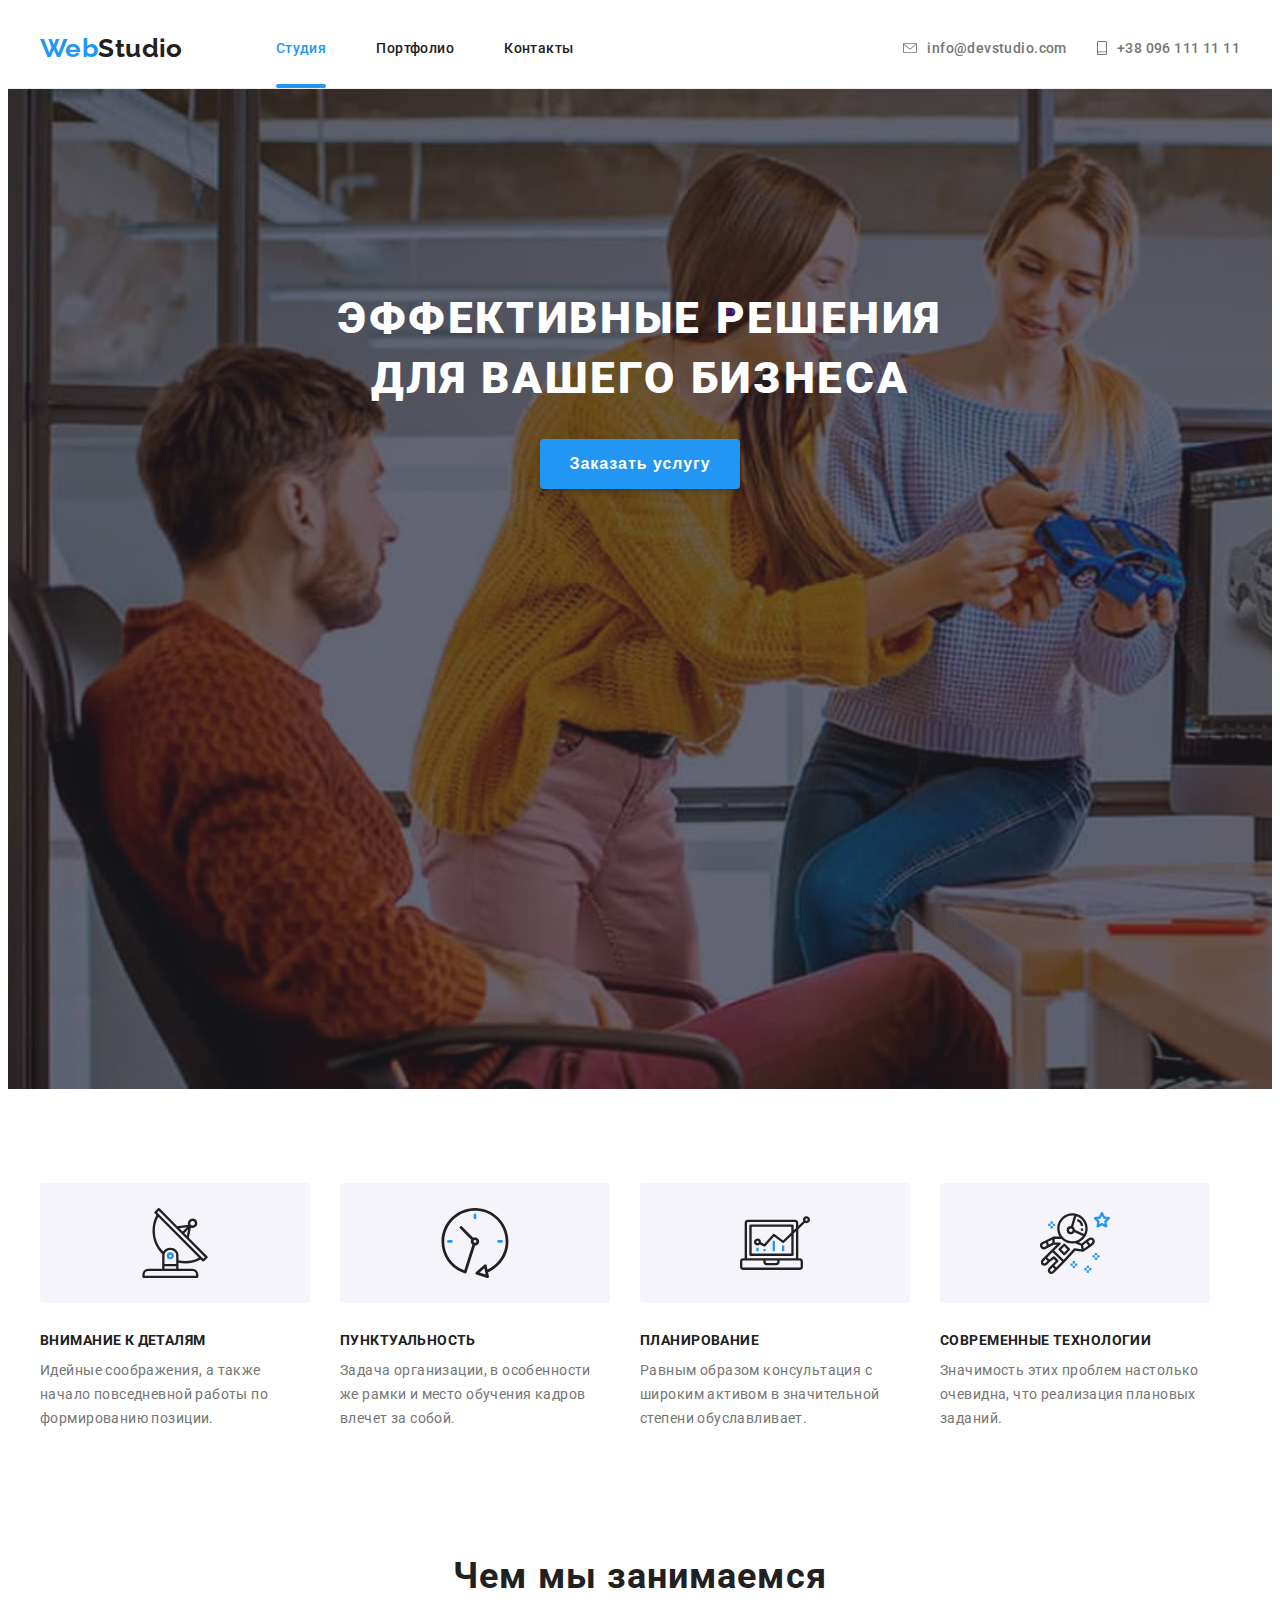
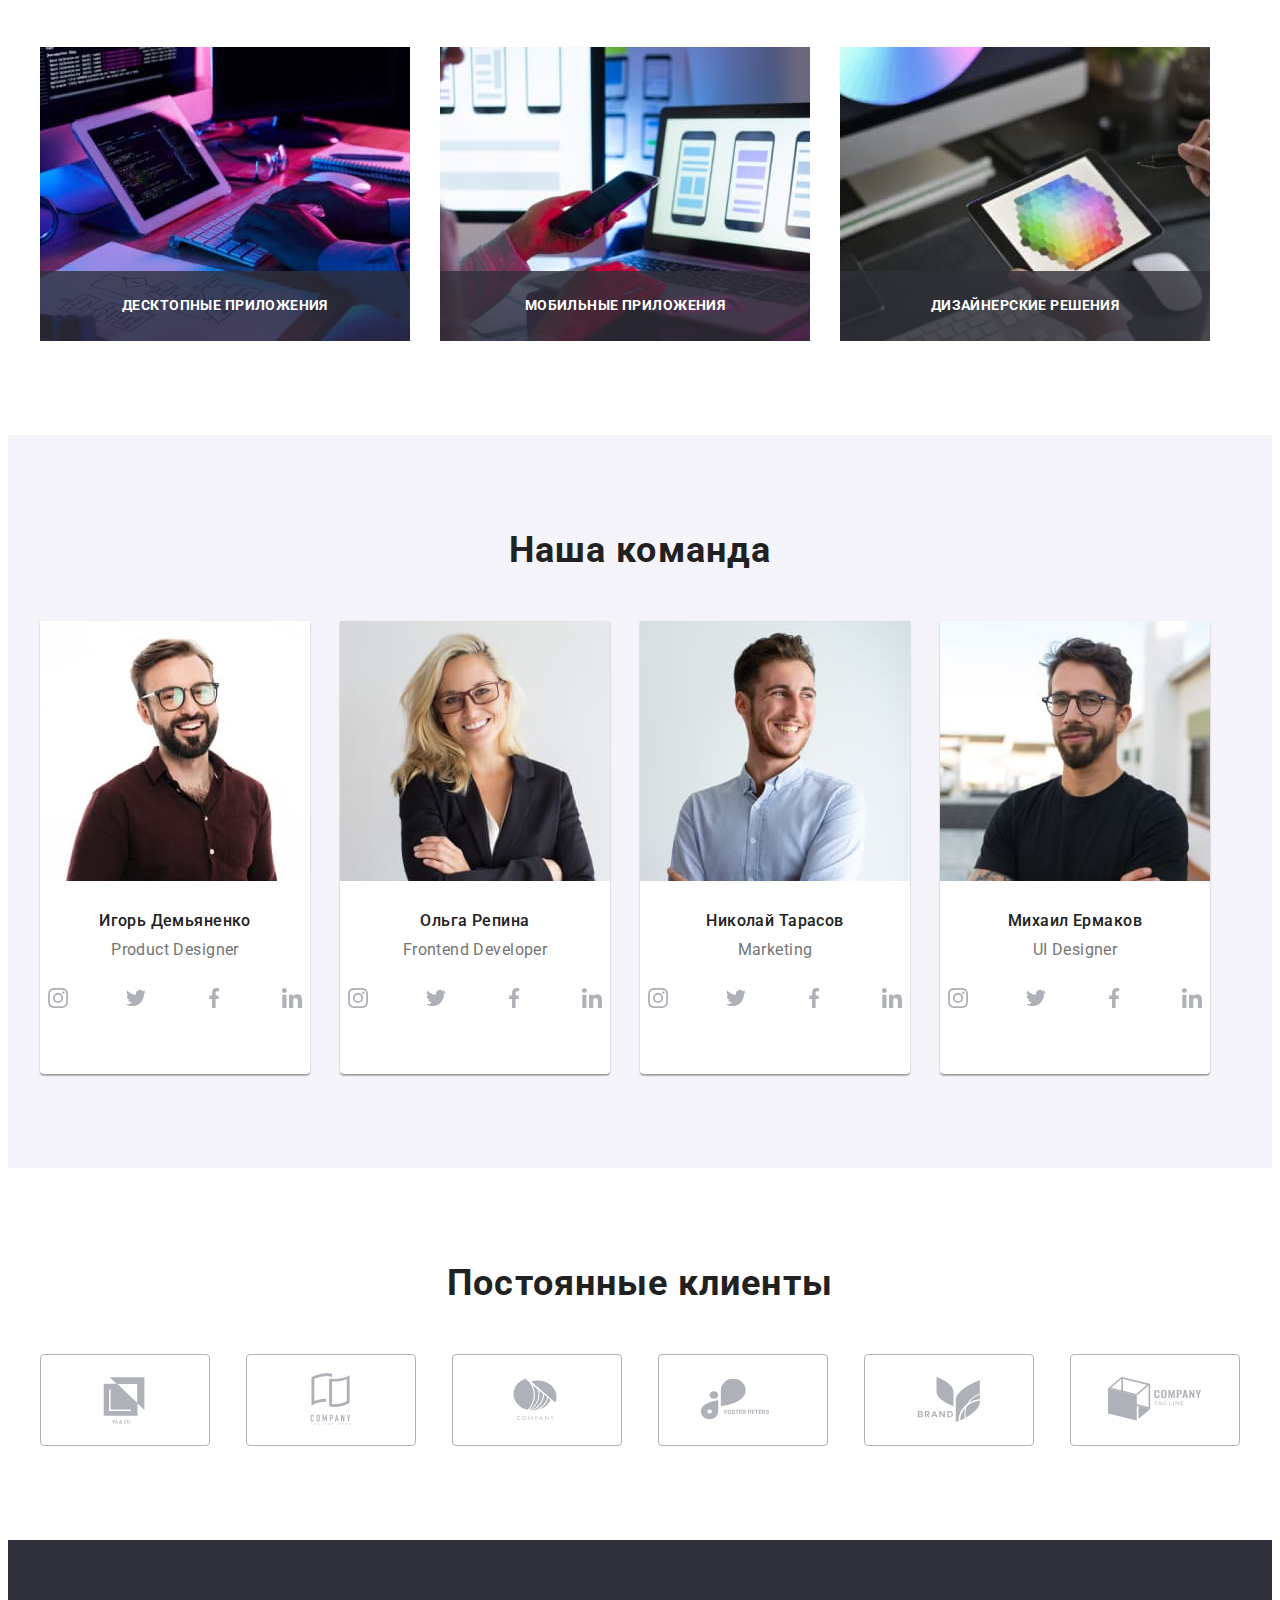
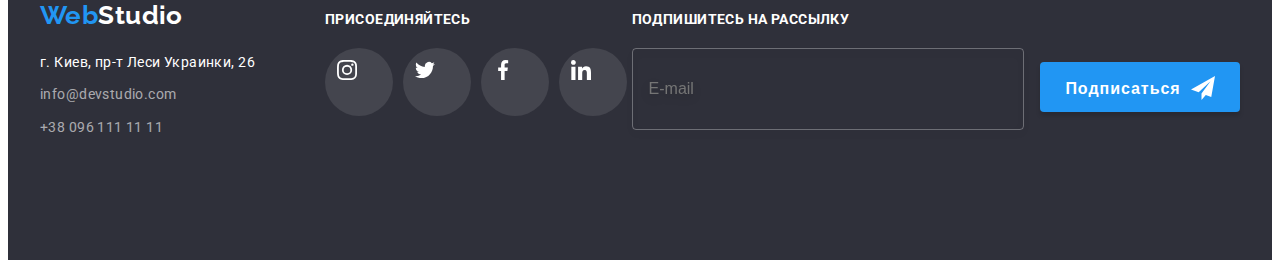
<file: index.html>
<!DOCTYPE html>
<html lang="ru">
    <head>
        <meta charset="UTF-8" />
        <meta http-equiv="X-UA-Compatible" content="IE=edge" />
        <meta name="viewport" content="width=device-width, initial-scale=1.0" />
        <title>Студия</title>
        <link
            rel="stylesheet"
            href="https://cdnjs.cloudflare.com/ajax/libs/modern-normalize/1.1.0/modern-normalize.min.css"
            integrity="sha512-wpPYUAdjBVSE4KJnH1VR1HeZfpl1ub8YT/NKx4PuQ5NmX2tKuGu6U/JRp5y+Y8XG2tV+wKQpNHVUX03MfMFn9Q=="
            crossorigin="anonymous"
            referrerpolicy="no-referrer"
        />
        <link
            href="https://fonts.googleapis.com/css2?family=Raleway:wght@700&family=Roboto:wght@400;500;700;900&display=swap"
            rel="stylesheet"
        />
        <link rel="stylesheet" href="css/main.min.css" />
    </head>

    <body class="page">
        <header class="header">
            <div class="container header__container">
                <a href="./index.html" class="logo logo-header link">Web<span class="logo__header">Studio</span></a>

                <nav class="main-nav">
                    <ul class="site-nav">
                        <li class="site-nav__item">
                                <a href="./index.html" class="site-nav__link current">Студия</a>
                            </li>
                            <li class="site-nav__item">
                                <a href="./portfolio.html" class="site-nav__link">Портфолио</a>
                            </li>
                            <li class="site-nav__item">
                                <a href="./contact.html" class="site-nav__link">Контакты</a>
                        </li>
                    </ul>
                </nav>

                <ul class="contacts">
                    <li class="contacts__item">
                        <a href="mailto:info@devstudio.com" class="contacts__link">
                            <svg class="contacts__icon" width="14" height="10">
                                <use href="./images/sprite.svg#icon-envelope"></use>
                            </svg>
                            info@devstudio.com
                        </a>
                    </li>
                    <li class="contacts__item">
                        <a href="tel:+380961111111" class="contacts__link">
                            <svg class="contacts__icon" width="10" height="14">
                                <use href="./images/sprite.svg#icon-smartphone"></use>
                            </svg>
                            +38 096 111 11 11
                        </a>
                    </li>
                </ul>

                <button type="button" class="mobile-menu-btn" data-menu-open>
                    <svg class="mobile-menu-btn__icon" width="40" height="40">
                        <use href="./images/sprite.svg#burger-menu-icon"></use>
                    </svg>
                </button>
            </div>

            <div class="mobile-menu" data-menu>
                <div class="container mobile-menu__container">
                    <button type="button" class="mobile-menu__close-btn" data-menu-close>
                        <svg class="mobile-menu__close-icon" width="40" height="40">
                            <use href="./images/sprite.svg#icon-close_40px"></use>
                        </svg>
                    </button>
                    <ul class="mobile-menu__navigation">
                        <li class="mobile-menu__item">
                            <a href="./index.html" class="mobile-menu__link">Студия</a>
                        </li>
                        <li class="mobile-menu__item">
                            <a href="./portfolio.html" class="mobile-menu__link">Портфолио</a>
                        </li>
                        <li class="mobile-menu__item">
                            <a href="./contact.html" class="mobile-menu__link">Контакты</a>
                        </li>
                    </ul>


                    <a href="tel:+380961111111" class="mobile-menu__tel-link">+38 096 111 11 11</a>
                    <a href="mailto:info@devstudio.com" class="mobile-menu__email-link">info@devstudio.com</a>


                    <ul class="mobile-menu-social">
                        <li class="mobile-menu-social__item">
                            <a href="#" class="mobile-menu-social__link">Instagram</a>
                        </li>
                        <li class="mobile-menu-social__item">
                            <a href="#" class="mobile-menu-social__link">Twitter</a>
                        </li>
                        <li class="mobile-menu-social__item">
                            <a href="#" class="mobile-menu-social__link">Facebook</a>
                        </li>
                        <li class="mobile-menu-social__item">
                            <a href="#" class="mobile-menu-social__link">LinkedIn</a>
                        </li>
                    </ul>
                </div>
            </div>
        </header>

        <main>
            <section class="hero-section">
                <div class="container">
                    <h1 class="main-title">
                        ЭФФЕКТИВНЫЕ РЕШЕНИЯ<br />
                        ДЛЯ ВАШЕГО БИЗНЕСА
                    </h1>

                    <button type="button" class="modal-btn" data-modal-open>Заказать услугу</button>
                </div>
            </section> 

            <section class="section advantage">
                <div class="container">
                    <h2 class="section-title visually-hidden">Наши преимущества</h2>
                    <ul class="advantage-list">
                        <li class="advantage-list__item">
                            <div class="advantage-list__image">
                                <svg class="advantage-list__icon">
                                    <use href="./images/sprite.svg#antenna"></use>
                                </svg>
                            </div>
                            <h3 class="advantage-list__title">ВНИМАНИЕ К ДЕТАЛЯМ</h3>
                            <p class="advantage-list__text">
                                Идейные соображения, а также начало повседневной работы по
                                формированию позиции.
                            </p>
                        </li>
                        <li class="advantage-list__item">
                            <div class="advantage-list__image">
                                <svg class="advantage-list__icon">
                                    <use href="./images/sprite.svg#clock"></use>
                                </svg>
                            </div>
                            <h3 class="advantage-list__title">ПУНКТУАЛЬНОСТЬ</h3>
                            <p class="advantage-list__text">
                                Задача организации, в особенности же рамки и место обучения кадров
                                влечет за собой.
                            </p>
                        </li>
                        <li class="advantage-list__item">
                            <div class="advantage-list__image">
                                <svg class="advantage-list__icon">
                                    <use href="./images/sprite.svg#diagram"></use>
                                </svg>
                            </div>
                            <h3 class="advantage-list__title">ПЛАНИРОВАНИЕ</h3>
                            <p class="advantage-list__text">
                                Равным образом консультация с широким активом в значительной степени
                                обуславливает.
                            </p>
                        </li>
                        <li class="advantage-list__item">
                            <div class="advantage-list__image">
                                <svg class="advantage-list__icon">
                                    <use href="./images/sprite.svg#astronaut"></use>
                                </svg>
                            </div>
                            <h3 class="advantage-list__title">СОВРЕМЕННЫЕ ТЕХНОЛОГИИ</h3>
                            <p class="advantage-list__text">
                                Значимость этих проблем настолько очевидна, что реализация плановых
                                заданий.
                            </p>
                        </li>
                    </ul>
                </div>
            </section> 

            <section class="section works">
                <div class="container">
                    <h2 class="section-title">Чем мы занимаемся</h2>
                    <ul class="works-list">
                        <li class="works-list__item">
                            <div class="overlay-block">
                                <picture>
                                    <source 
                                        srcset="./images/desktop-work01.jpg 1x, ./images/desktop-work01@2x.jpg 2x" 
                                        media="(min-width:1200px)" 
                                    />
                                    <img src="./images/desktop-work01.jpg" alt="Десктопные приложения" class="works-list__image"/>
                                </picture>
                                <p class="overlay-text">Десктопные приложения</p>
                            </div>
                        </li>
                        <li class="works-list__item">
                            <div class="overlay-block">
                                <picture>
                                    <source srcset="./images/desktop-work02.jpg 1x, ./images/desktop-work02@2x.jpg 2x" media="(min-width:1200px)" />
                                    <img src="./images/desktop-work02.jpg" alt="Мобильные приложения" class="works-list__image" />
                                </picture>
                                <p class="overlay-text">Мобильные приложения</p>
                            </div>
                        </li>
                        <li class="works-list__item">
                            <div class="overlay-block">
                                <picture>
                                    <source srcset="./images/desktop-work03.jpg 1x, ./images/desktop-work03@2x.jpg 2x" media="(min-width:1200px)" />
                                    <img src="./images/desktop-work03.jpg" alt="Дизайнерские решения" class="works-list__image" />
                                </picture>
                                <p class="overlay-text">Дизайнерские решения</p>
                            </div>
                        </li>
                    </ul>
                </div>
            </section>

            <section class="section team-section">
                <div class="container team-list">
                    <h2 class="section-title">Наша команда</h2>
                    <ul class="team">
                        <li class="team__item">
                            <picture>
                                <source srcset="./images/desktop-team01.jpg 1x, ./images/desktop-team01@2x.jpg 2x" media="(min-width:1200px)" />
                                <source srcset="./images/tablet-team01.jpg 1x, ./images/tablet-team01@2x.jpg 2x" media="(min-width:768px)" />
                                <source srcset="./images/mobile-team01.jpg 1x, ./images/mobile-team01@2x.jpg 2x" media="(min-width:320px)" />
                                <img src="./images/mobile-team01.jpg" alt="Игорь Демьяненко, Product Designer" class="team__image" />
                            </picture>
                            <div class="team-info">
                                <h3 class="team-info__name">Игорь Демьяненко</h3>
                                <p class="team-info__specialization">Product Designer</p>
                                <ul class="social">
                                    <li class="social__item">
                                        <a href="" class="social__link">
                                            <svg class="social__icon" width="20" height="20">
                                                <use
                                                    href="./images/sprite.svg#instagram"
                                                ></use></svg
                                        ></a>
                                    </li>
                                    <li class="social__item">
                                        <a href="" class="social__link">
                                            <svg class="social__icon" width="20" height="20">
                                                <use href="./images/sprite.svg#twitter"></use></svg
                                        ></a>
                                    </li>
                                    <li class="social__item">
                                        <a href="" class="social__link">
                                            <svg class="social__icon" width="20" height="20">
                                                <use href="./images/sprite.svg#facebook"></use></svg
                                        ></a>
                                    </li>
                                    <li class="social__item">
                                        <a href="" class="social__link">
                                            <svg class="social__icon" width="20" height="20">
                                                <use href="./images/sprite.svg#linkedin"></use></svg
                                        ></a>
                                    </li>
                                </ul>
                            </div>
                        </li>
                        <li class="team__item">
                            <picture>
                                <source srcset="./images/desktop-team02.jpg 1x, ./images/desktop-team02@2x.jpg 2x" media="(min-width:1200px)" />
                                <source srcset="./images/tablet-team02.jpg 1x, ./images/tablet-team02@2x.jpg 2x" media="(min-width:768px)" />
                                <source srcset="./images/mobile-team02.jpg 1x, ./images/mobile-team02@2x.jpg 2x" media="(min-width:320px)" />
                                <img src="./images/mobile-team02.jpg" alt="Ольга Репина, Frontend Developer" class="team__image" />
                            </picture>
                            <div class="team-info">
                                <h3 class="team-info__name">Ольга Репина</h3>
                                <p class="team-info__specialization">Frontend Developer</p>
                                <ul class="social">
                                    <li class="social__item">
                                        <a href="" class="social__link">
                                            <svg class="social__icon" width="20" height="20">
                                                <use
                                                    href="./images/sprite.svg#instagram"
                                                ></use></svg
                                        ></a>
                                    </li>
                                    <li class="social__item">
                                        <a href="" class="social__link">
                                            <svg class="social__icon" width="20" height="20">
                                                <use href="./images/sprite.svg#twitter"></use></svg
                                        ></a>
                                    </li>
                                    <li class="social__item">
                                        <a href="" class="social__link">
                                            <svg class="social__icon" width="20" height="20">
                                                <use href="./images/sprite.svg#facebook"></use></svg
                                        ></a>
                                    </li>
                                    <li class="social__item">
                                        <a href="" class="social__link">
                                            <svg class="social__icon" width="20" height="20">
                                                <use href="./images/sprite.svg#linkedin"></use></svg
                                        ></a>
                                    </li>
                                </ul>
                            </div>
                        </li>
                        <li class="team__item">
                            <picture>
                                <source srcset="./images/desktop-team03.jpg 1x, ./images/desktop-team03@2x.jpg 2x" media="(min-width:1200px)" />
                                <source srcset="./images/tablet-team03.jpg 1x, ./images/tablet-team03@2x.jpg 2x" media="(min-width:768px)" />
                                <source srcset="./images/mobile-team03.jpg 1x, ./images/mobile-team03@2x.jpg 2x" media="(min-width:320px)" />
                                <img src="./images/mobile-team03.jpg" alt="Николай Тарасов, Marketing" class="team__image" />
                            </picture>
                            <div class="team-info">
                                <h3 class="team-info__name">Николай Тарасов</h3>
                                <p class="team-info__specialization">Marketing</p>
                                <ul class="social">
                                    <li class="social__item">
                                        <a href="" class="social__link">
                                            <svg class="social__icon" width="20" height="20">
                                                <use
                                                    href="./images/sprite.svg#instagram"
                                                ></use></svg
                                        ></a>
                                    </li>
                                    <li class="social__item">
                                        <a href="" class="social__link">
                                            <svg class="social__icon" width="20" height="20">
                                                <use href="./images/sprite.svg#twitter"></use></svg
                                        ></a>
                                    </li>
                                    <li class="social__item">
                                        <a href="" class="social__link">
                                            <svg class="social__icon" width="20" height="20">
                                                <use href="./images/sprite.svg#facebook"></use></svg
                                        ></a>
                                    </li>
                                    <li class="social__item">
                                        <a href="" class="social__link">
                                            <svg class="social__icon" width="20" height="20">
                                                <use href="./images/sprite.svg#linkedin"></use></svg
                                        ></a>
                                    </li>
                                </ul>
                            </div>
                        </li>
                        <li class="team__item">
                            <picture>
                                <source srcset="./images/desktop-team04.jpg 1x, ./images/desktop-team04@2x.jpg 2x" media="(min-width:1200px)" />
                                <source srcset="./images/tablet-team04.jpg 1x, ./images/tablet-team04@2x.jpg 2x" media="(min-width:768px)" />
                                <source srcset="./images/mobile-team04.jpg 1x, ./images/mobile-team04@2x.jpg 2x" media="(min-width:320px)" />
                                <img src="./images/mobile-team04.jpg" alt="Михаил Ермаков, UI Designer" class="team__image" />
                            </picture>
                            <div class="team-info">
                                <h3 class="team-info__name">Михаил Ермаков</h3>
                                <p class="team-info__specialization">UI Designer</p>
                                <ul class="social">
                                    <li class="social__item">
                                        <a href="" class="social__link">
                                            <svg class="social__icon" width="20" height="20">
                                                <use
                                                    href="./images/sprite.svg#instagram"
                                                ></use></svg
                                        ></a>
                                    </li>
                                    <li class="social__item">
                                        <a href="" class="social__link">
                                            <svg class="social__icon" width="20" height="20">
                                                <use href="./images/sprite.svg#twitter"></use></svg
                                        ></a>
                                    </li>
                                    <li class="social__item">
                                        <a href="" class="social__link">
                                            <svg class="social__icon" width="20" height="20">
                                                <use href="./images/sprite.svg#facebook"></use></svg
                                        ></a>
                                    </li>
                                    <li class="social__item">
                                        <a href="" class="social__link">
                                            <svg class="social__icon" width="20" height="20">
                                                <use href="./images/sprite.svg#linkedin"></use></svg
                                        ></a>
                                    </li>
                                </ul>
                            </div>
                        </li>
                    </ul>
                </div>
            </section>

            <section class="section clients">
                <div class="container">
                    <h2 class="section-title">Постоянные клиенты</h2>
                    <ul class="clients-list">
                        <li class="clients-list__item">
                            <a href="" class="clients-list__link">
                                <svg class="clients-list__icon">
                                    <use href="./images/sprite.svg#logo1"></use>
                                </svg>
                            </a>
                        </li>
                        <li class="clients-list__item">
                            <a href="" class="clients-list__link">
                                <svg class="clients-list__icon">
                                    <use href="./images/sprite.svg#logo2"></use>
                                </svg>
                            </a>
                        </li>
                        <li class="clients-list__item">
                            <a href="" class="clients-list__link">
                                <svg class="clients-list__icon">
                                    <use href="./images/sprite.svg#logo3"></use>
                                </svg>
                            </a>
                        </li>
                        <li class="clients-list__item">
                            <a href="" class="clients-list__link">
                                <svg class="clients-list__icon">
                                    <use href="./images/sprite.svg#logo4"></use>
                                </svg>
                            </a>
                        </li>
                        <li class="clients-list__item">
                            <a href="" class="clients-list__link">
                                <svg class="clients-list__icon">
                                    <use href="./images/sprite.svg#logo5"></use>
                                </svg>
                            </a>
                        </li>
                        <li class="clients-list__item">
                            <a href="" class="clients-list__link">
                                <svg class="clients-list__icon">
                                    <use href="./images/sprite.svg#logo6"></use>
                                </svg>
                            </a>
                        </li>
                    </ul>
                </div>
            </section>
        </main>

        <footer class="footer">
            <div class="container">
                <div class="footer-flex-container">
                    <div class="footer-address">
                        <a href="./index.html" class="logo"
                            >Web<span class="logo__footer">Studio</span></a
                        >

                        <address class="address">
                            <ul class="address__list">
                                <li class="address__item">
                                    <p class="address__text">г. Киев, пр-т Леси Украинки, 26</p>
                                </li>
                                <li class="address__item">
                                    <a href="mailto:info@devstudio.com" class="address__link"
                                        >info@devstudio.com</a
                                    >
                                </li>
                                <li class="address__item">
                                    <a href="tel:+380961111111" class="address__link"
                                        >+38 096 111 11 11</a
                                    >
                                </li>
                            </ul>
                        </address>
                    </div>

                    <div class="footer-social">
                        <p class="connect">присоединяйтесь</p>
                        <ul class="social">
                            <li class="social__item">
                                <a href="" class="social__link social__link_theme_dark">
                                    <svg class="social__icon" width="20" height="20">
                                        <use href="./images/sprite.svg#instagram"></use></svg
                                ></a>
                            </li>
                            <li class="social__item">
                                <a href="" class="social__link social__link_theme_dark">
                                    <svg class="social__icon" width="20" height="20">
                                        <use href="./images/sprite.svg#twitter"></use></svg
                                ></a>
                            </li>
                            <li class="social__item">
                                <a href="" class="social__link social__link_theme_dark">
                                    <svg class="social__icon" width="20" height="20">
                                        <use href="./images/sprite.svg#facebook"></use></svg
                                ></a>
                            </li>
                            <li class="social__item">
                                <a href="" class="social__link social__link_theme_dark">
                                    <svg class="social__icon" width="20" height="20">
                                        <use href="./images/sprite.svg#linkedin"></use></svg
                                ></a>
                            </li>
                        </ul>
                    </div>

                    <form class="footer-contact-form">
                        <label>Подпишитесь на рассылку </label>
                        <div>
                            <input
                                type="email"
                                name="subscribe-email"
                                placeholder="E-mail"
                                class="contact-form-input"
                                required
                            />
                            <button type="submit" class="modal-btn">
                                Подписаться<svg class="icon-send">
                                    <use href="./images/icons.svg#icon-send"></use>
                                </svg>
                            </button>
                        </div>
                    </form>
                </div>
            </div>
        </footer> 

        <div class="backdrop is-hidden" data-modal>
            <div class="modal">
                <button class="modal-close-button" data-modal-close>
                    <svg class="icon-close">
                        <use href="./images/sprite.svg#close"></use>
                    </svg>
                </button>
                <p class="modal-title">Оставьте свои данные, мы вам перезвоним</p>
                <form class="contact-form">
                    <label class="contact-form-label"
                        >Имя
                        <span class="input-wrapper">
                            <input type="text" name="user-name" class="contact-form-text" />
                            <svg class="icons-modal">
                                <use href="./images/icons.svg#icon-user"></use></svg></span
                    ></label>
                    <label class="contact-form-label"
                        >Телефон
                        <span class="input-wrapper">
                            <input type="tel" name="user-phone" class="contact-form-text" /><svg
                                class="icons-modal"
                            >
                                <use href="./images/icons.svg#icon-phone"></use></svg></span
                    ></label>
                    <label class="contact-form-label"
                        >Почта
                        <span class="input-wrapper">
                            <input type="email" name="user-email" class="contact-form-text" /><svg
                                class="icons-modal"
                            >
                                <use href="./images/icons.svg#icon-mail"></use></svg></span
                    ></label>
                    <label class="contact-form-label"
                        >Комментарий<span class="input-wrapper">
                            <textarea
                                name="comment"
                                cols="30"
                                rows="10"
                                placeholder="Введите текст"
                                class="contact-form-textarea"
                            ></textarea>
                        </span>
                    </label>
                    <div class="modal-wrapper">
                        <input
                            type="checkbox"
                            name="accept-policy"
                            id="policy-checkbox"
                            class="contact-form-checkbox visually-hidden"
                            required
                        />
                        <label for="policy-checkbox" class="contact-form-checkbox-label"
                            >Соглашаюсь с рассылкой и принимаю&nbsp;
                            <a href="#">Условия договора</a></label
                        >
                        <button type="submit" class="modal-btn">Отправить</button>
                    </div>
                </form>
            </div>
        </div>

        <script src="./js/modal.js"></script>
        <script src="./js/mobile-menu.js"></script>
    </body>
</html>
</file>
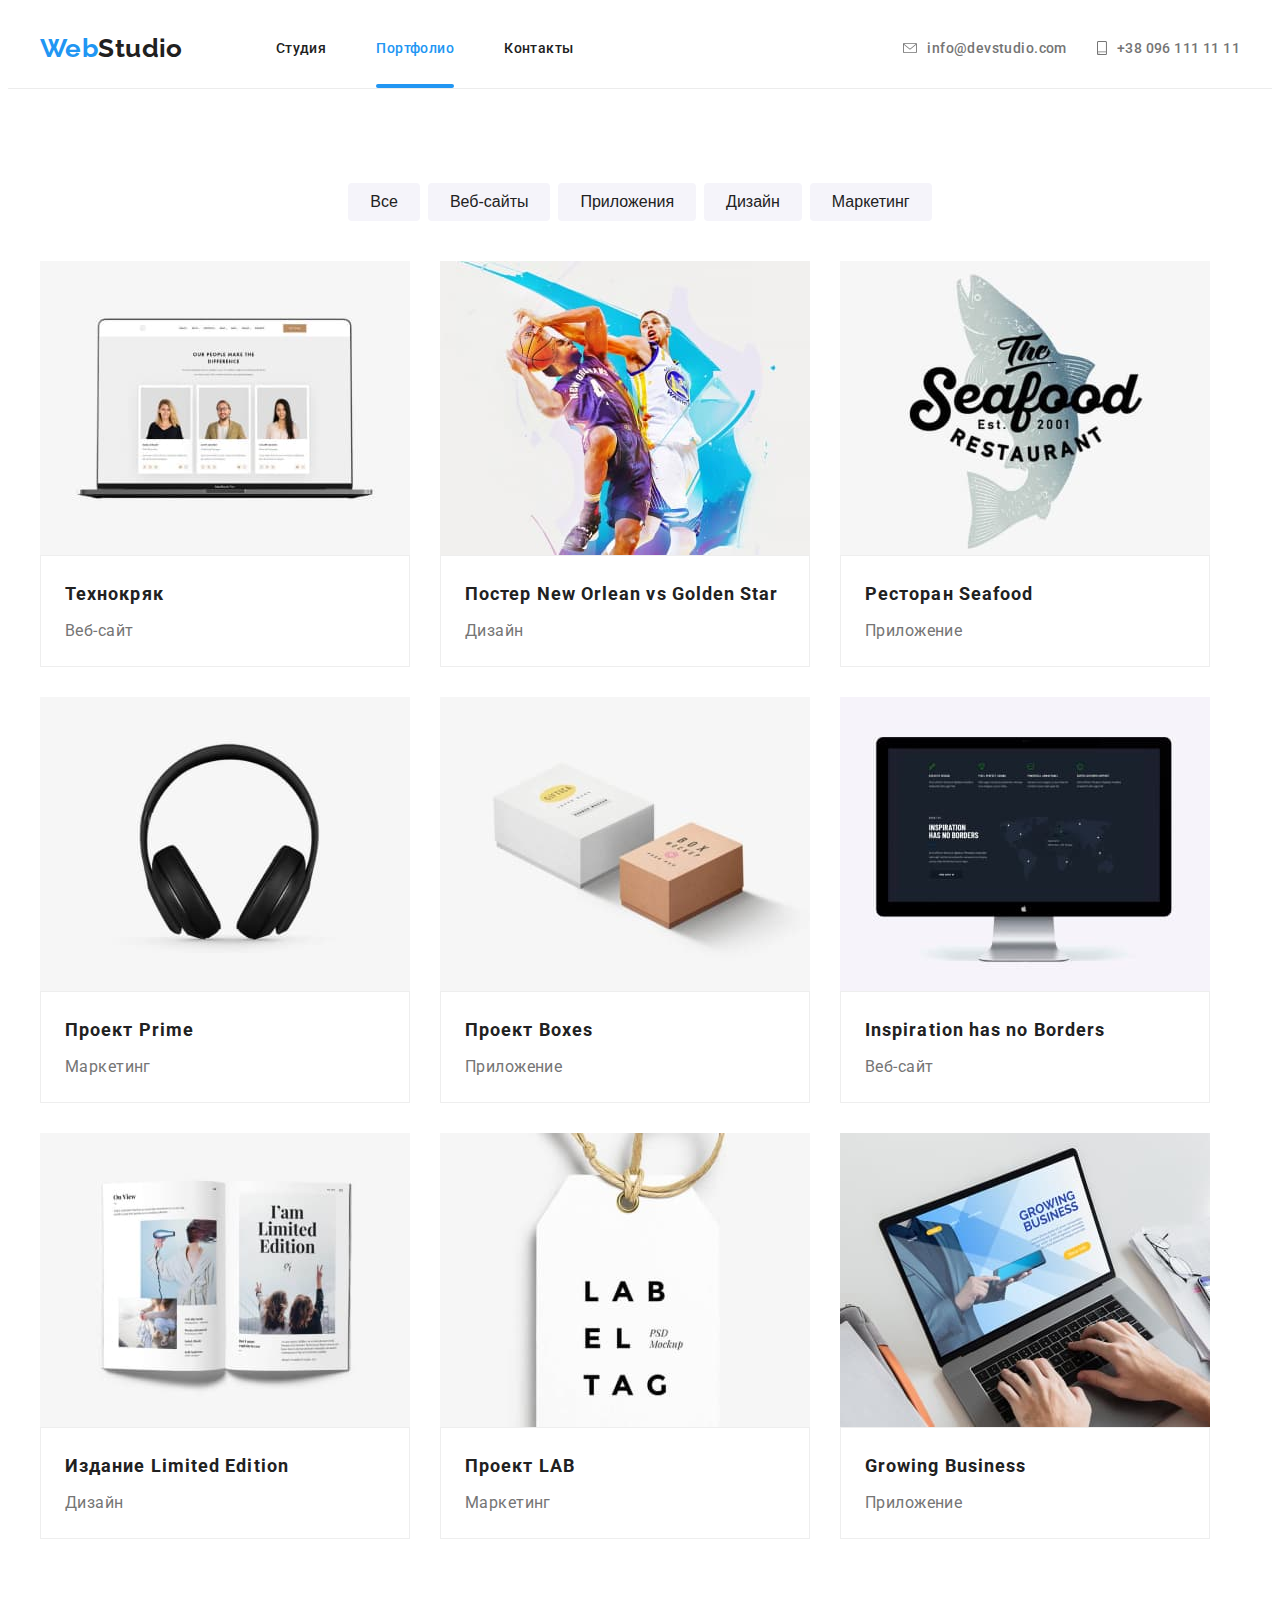
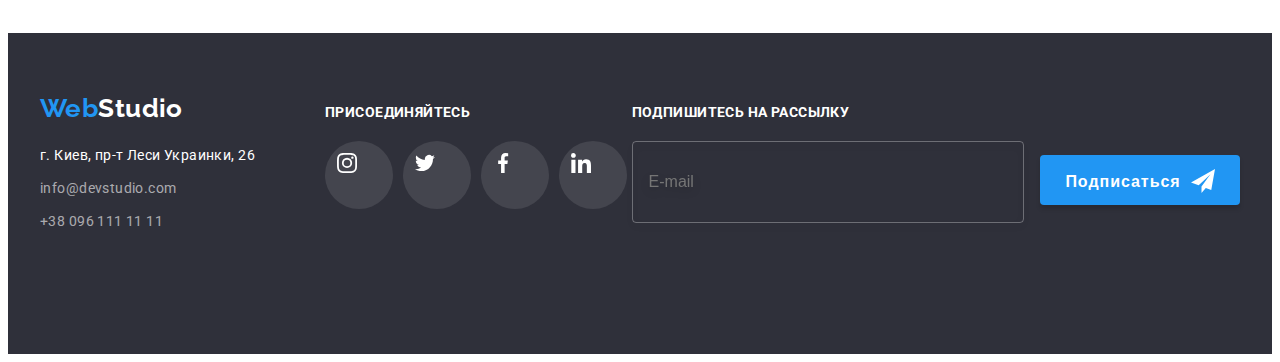
<file: portfolio.html>
<!DOCTYPE html>
<html lang="ru">
    <head>
        <meta charset="UTF-8" />
        <meta http-equiv="X-UA-Compatible" content="IE=edge" />
        <meta name="viewport" content="width=device-width, initial-scale=1.0" />
        <title>Студия</title>
        <link
            rel="stylesheet"
            href="https://cdnjs.cloudflare.com/ajax/libs/modern-normalize/1.1.0/modern-normalize.min.css"
            integrity="sha512-wpPYUAdjBVSE4KJnH1VR1HeZfpl1ub8YT/NKx4PuQ5NmX2tKuGu6U/JRp5y+Y8XG2tV+wKQpNHVUX03MfMFn9Q=="
            crossorigin="anonymous"
            referrerpolicy="no-referrer"
        />
        <link
            href="https://fonts.googleapis.com/css2?family=Raleway:wght@700&family=Roboto:wght@400;500;700;900&display=swap"
            rel="stylesheet"
        />
        <link rel="stylesheet" href="css/main.min.css" />
    </head>

    <body class="page">
        <header class="header">
            <div class="container header__container">
                <a href="./index.html" class="logo logo-header link">Web<span class="logo__header">Studio</span></a>
        
                <nav class="main-nav">
                    <ul class="site-nav">
                        <li class="site-nav__item">
                            <a href="./index.html" class="site-nav__link">Студия</a>
                        </li>
                        <li class="site-nav__item">
                            <a href="./portfolio.html" class="site-nav__link current">Портфолио</a>
                        </li>
                        <li class="site-nav__item">
                            <a href="./contact.html" class="site-nav__link">Контакты</a>
                        </li>
                    </ul>
                </nav>
        
        
                <ul class="contacts">
                    <li class="contacts__item">
                        <a href="mailto:info@devstudio.com" class="contacts__link">
                            <svg class="contacts__icon" width="14" height="10">
                                <use href="./images/sprite.svg#icon-envelope"></use>
                            </svg>
                            info@devstudio.com</a>
                    </li>
                    <li class="contacts__item">
                        <a href="tel:+380961111111" class="contacts__link">
                            <svg class="contacts__icon" width="10" height="14">
                                <use href="./images/sprite.svg#icon-smartphone"></use>
                            </svg>+38 096 111 11 11</a>
                    </li>
                </ul>
        
                <button type="button" class="mobile-menu-btn" data-menu-open>
                    <svg class="mobile-menu-btn__icon" width="40" height="40">
                        <use href="./images/sprite.svg#burger-menu-icon"></use>
                    </svg>
                </button>
            </div>
        
            <div class="mobile-menu" data-menu>
                <div class="container mobile-menu__container">
                    <button type="button" class="mobile-menu__close-btn" data-menu-close>
                        <svg class="mobile-menu__close-icon" width="40" height="40">
                            <use href="./images/sprite.svg#icon-close_40px"></use>
                        </svg>
                    </button>
                    <ul class="mobile-menu__navigation">
                        <li class="mobile-menu__item">
                            <a href="./index.html" class="mobile-menu__link">Студия</a>
                        </li>
                        <li class="mobile-menu__item">
                            <a href="./portfolio.html" class="mobile-menu__link">Портфолио</a>
                        </li>
                        <li class="mobile-menu__item">
                            <a href="./contact.html" class="mobile-menu__link">Контакты</a>
                        </li>
                    </ul>
        
        
                    <a href="tel:+380961111111" class="mobile-menu__tel-link">+38 096 111 11 11</a>
                    <a href="mailto:info@devstudio.com" class="mobile-menu__email-link">info@devstudio.com</a>
        
        
                    <ul class="mobile-menu-social">
                        <li class="mobile-menu-social__item">
                            <a href="#" class="mobile-menu-social__link">Instagram</a>
                        </li>
                        <li class="mobile-menu-social__item">
                            <a href="#" class="mobile-menu-social__link">Twitter</a>
                        </li>
                        <li class="mobile-menu-social__item">
                            <a href="#" class="mobile-menu-social__link">Facebook</a>
                        </li>
                        <li class="mobile-menu-social__item">
                            <a href="#" class="mobile-menu-social__link">LinkedIn</a>
                        </li>
                    </ul>
                </div>
            </div>
        </header>

        <main>
            <section class="section">
                <div class="container">
                    <h1 class="visually-hidden">Портфолио</h1>
                    <ul class="filter list">
                        <li class="filter__item">
                            <button type="button" class="filter__button">Все</button>
                        </li>
                        <li class="filter__item">
                            <button type="button" class="filter__button">Веб-сайты</button>
                        </li>
                        <li class="filter__item">
                            <button type="button" class="filter__button">Приложения</button>
                        </li>
                        <li class="filter__item">
                            <button type="button" class="filter__button">Дизайн</button>
                        </li>
                        <li class="filter__item">
                            <button type="button" class="filter__button">Маркетинг</button>
                        </li>
                    </ul>

                   <ul class="portfolio list">
                        <li class="flex-element">
                            <a href="" class="portfolio__item">
                                <div class="portfolio__box">
                                    <div class="overlay-message">
                                        <p>
                                            Ресурс предлагает комплексные предложения с разным
                                            уровнем функционала и сервисов. Все это позволит
                                            посетителю получить исчерпывающие сведения о компании
                                            или частном лице.
                                        </p>
                                    </div>

                                    <picture>
                                        <source srcset="./images/desktop-p01.jpg 1x, ./images/desktop-p01@2x.jpg 2x" media="(min-width:1200px)" />
                                        <source srcset="./images/tablet-p01.jpg 1x, ./images/tablet-p01@2x.jpg 2x" media="(min-width:768px)" />
                                        <source srcset="./images/mobile-p01.jpg 1x, ./images/mobile-p01@2x.jpg 2x" media="(min-width:320px)" />
                                        <img src="./images/mobile-p01.jpg.jpg" alt="Технокряк" class="portfolio__image" />
                                    </picture>

                                </div>

                                <div class="portfolio__description">
                                    <h2 class="portfolio__name">Технокряк</h2>
                                    <p class="portfolio__tag">Веб-сайт</p>
                                </div>
                            </a>
                        </li>
                        <li class="flex-element">
                            <a href="" class="portfolio__item">
                                <div class="portfolio__box">
                                    <div class="overlay-message">
                                        <p>
                                            Ресурс предлагает комплексные предложения с разным
                                            уровнем функционала и сервисов. Все это позволит
                                            посетителю получить исчерпывающие сведения о компании
                                            или частном лице.
                                        </p>
                                    </div>

                                    <picture>
                                        <source srcset="./images/desktop-p02.jpg 1x, ./images/desktop-p02@2x.jpg 2x" media="(min-width:1200px)" />
                                        <source srcset="./images/tablet-p02.jpg 1x, ./images/tablet-p02@2x.jpg 2x" media="(min-width:768px)" />
                                        <source srcset="./images/mobile-p02.jpg 1x, ./images/mobile-p02@2x.jpg 2x" media="(min-width:320px)" />
                                        <img src="./images/mobile-p02.jpg.jpg" alt="Постер New Orlean vs Golden Star" class="portfolio__image" />
                                    </picture>

                                </div>

                                <div class="portfolio__description">
                                    <h2 class="portfolio__name">
                                        Постер New Orlean vs Golden Star
                                    </h2>
                                    <p class="portfolio__tag">Дизайн</p>
                                </div>
                            </a>
                        </li>
                        <li class="flex-element">
                            <a href="" class="portfolio__item">
                                <div class="portfolio__box">
                                    <div class="overlay-message">
                                        <p>
                                            Ресурс предлагает комплексные предложения с разным
                                            уровнем функционала и сервисов. Все это позволит
                                            посетителю получить исчерпывающие сведения о компании
                                            или частном лице.
                                        </p>
                                    </div>

                                    <picture>
                                        <source srcset="./images/desktop-p03.jpg 1x, ./images/desktop-p03@2x.jpg 2x" media="(min-width:1200px)" />
                                        <source srcset="./images/tablet-p03.jpg 1x, ./images/tablet-p03@2x.jpg 2x" media="(min-width:768px)" />
                                        <source srcset="./images/mobile-p03.jpg 1x, ./images/mobile-p03@2x.jpg 2x" media="(min-width:320px)" />
                                        <img src="./images/mobile-p03.jpg.jpg" alt="Ресторан Seafood" class="portfolio__image" />
                                    </picture>

                                </div>

                                <div class="portfolio__description">
                                    <h2 class="portfolio__name">Ресторан Seafood</h2>
                                    <p class="portfolio__tag">Приложение</p>
                                </div>
                            </a>
                        </li>
                        <li class="flex-element">
                            <a href="" class="portfolio__item">
                                <div class="portfolio__box">
                                    <div class="overlay-message">
                                        <p>
                                            Ресурс предлагает комплексные предложения с разным
                                            уровнем функционала и сервисов. Все это позволит
                                            посетителю получить исчерпывающие сведения о компании
                                            или частном лице.
                                        </p>
                                    </div>

                                    <picture>
                                        <source srcset="./images/desktop-p04.jpg 1x, ./images/desktop-p04@2x.jpg 2x" media="(min-width:1200px)" />
                                        <source srcset="./images/tablet-p04.jpg 1x, ./images/tablet-p04@2x.jpg 2x" media="(min-width:768px)" />
                                        <source srcset="./images/mobile-p04.jpg 1x, ./images/mobile-p04@2x.jpg 2x" media="(min-width:320px)" />
                                        <img src="./images/mobile-p04.jpg.jpg" alt="Проект Prime" class="portfolio__image" />
                                    </picture>

                                </div>

                                <div class="portfolio__description">
                                    <h2 class="portfolio__name">Проект Prime</h2>
                                    <p class="portfolio__tag">Маркетинг</p>
                                </div>
                            </a>
                        </li>
                        <li class="flex-element">
                            <a href="" class="portfolio__item">
                                <div class="portfolio__box">
                                    <div class="overlay-message">
                                        <p>
                                            Ресурс предлагает комплексные предложения с разным
                                            уровнем функционала и сервисов. Все это позволит
                                            посетителю получить исчерпывающие сведения о компании
                                            или частном лице.
                                        </p>
                                    </div>

                                    <picture>
                                        <source srcset="./images/desktop-p05.jpg 1x, ./images/desktop-p05@2x.jpg 2x" media="(min-width:1200px)" />
                                        <source srcset="./images/tablet-p05.jpg 1x, ./images/tablet-p05@2x.jpg 2x" media="(min-width:768px)" />
                                        <source srcset="./images/mobile-p05.jpg 1x, ./images/mobile-p05@2x.jpg 2x" media="(min-width:320px)" />
                                        <img src="./images/mobile-p05.jpg.jpg" alt="Проект Boxes" class="portfolio__image" />
                                    </picture>
                                    
                                </div>

                                <div class="portfolio__description">
                                    <h2 class="portfolio__name">Проект Boxes</h2>
                                    <p class="portfolio__tag">Приложение</p>
                                </div>
                            </a>
                        </li>
                        <li class="flex-element">
                            <a href="" class="portfolio__item">
                                <div class="portfolio__box">
                                    <div class="overlay-message">
                                        <p>
                                            Ресурс предлагает комплексные предложения с разным
                                            уровнем функционала и сервисов. Все это позволит
                                            посетителю получить исчерпывающие сведения о компании
                                            или частном лице.
                                        </p>
                                    </div>

                                    <picture>
                                        <source srcset="./images/desktop-p06.jpg 1x, ./images/desktop-p06@2x.jpg 2x" media="(min-width:1200px)" />
                                        <source srcset="./images/tablet-p06.jpg 1x, ./images/tablet-p06@2x.jpg 2x" media="(min-width:768px)" />
                                        <source srcset="./images/mobile-p06.jpg 1x, ./images/mobile-p06@2x.jpg 2x" media="(min-width:320px)" />
                                        <img src="./images/mobile-p06.jpg.jpg" alt="Inspiration has no Borders" class="portfolio__image" />
                                    </picture>

                                </div>

                                <div class="portfolio__description">
                                    <h2 class="portfolio__name">Inspiration has no Borders</h2>
                                    <p class="portfolio__tag">Веб-сайт</p>
                                </div>
                            </a>
                        </li>
                        <li class="flex-element">
                            <a href="" class="portfolio__item">
                                <div class="portfolio__box">
                                    <div class="overlay-message">
                                        <p>
                                            Ресурс предлагает комплексные предложения с разным
                                            уровнем функционала и сервисов. Все это позволит
                                            посетителю получить исчерпывающие сведения о компании
                                            или частном лице.
                                        </p>
                                    </div>

                                    <picture>
                                        <source srcset="./images/desktop-p07.jpg 1x, ./images/desktop-p07@2x.jpg 2x" media="(min-width:1200px)" />
                                        <source srcset="./images/tablet-p07.jpg 1x, ./images/tablet-p07@2x.jpg 2x" media="(min-width:768px)" />
                                        <source srcset="./images/mobile-p07.jpg 1x, ./images/mobile-p07@2x.jpg 2x" media="(min-width:320px)" />
                                        <img src="./images/mobile-p07.jpg.jpg" alt="Издание Limited Edition" class="portfolio__image" />
                                    </picture>

                                </div>

                                <div class="portfolio__description">
                                    <h2 class="portfolio__name">Издание Limited Edition</h2>
                                    <p class="portfolio__tag">Дизайн</p>
                                </div>
                            </a>
                        </li>
                        <li class="flex-element">
                            <a href="" class="portfolio__item">
                                <div class="portfolio__box">
                                    <div class="overlay-message">
                                        <p>
                                            Ресурс предлагает комплексные предложения с разным
                                            уровнем функционала и сервисов. Все это позволит
                                            посетителю получить исчерпывающие сведения о компании
                                            или частном лице.
                                        </p>
                                    </div>

                                    <picture>
                                        <source srcset="./images/desktop-p08.jpg 1x, ./images/desktop-p08@2x.jpg 2x" media="(min-width:1200px)" />
                                        <source srcset="./images/tablet-p08.jpg 1x, ./images/tablet-p08@2x.jpg 2x" media="(min-width:768px)" />
                                        <source srcset="./images/mobile-p08.jpg 1x, ./images/mobile-p08@2x.jpg 2x" media="(min-width:320px)" />
                                        <img src="./images/mobile-p08.jpg.jpg" alt="Проект LAB" class="portfolio__image" />
                                    </picture>
                                    
                                </div>

                                <div class="portfolio__description">
                                    <h2 class="portfolio__name">Проект LAB</h2>
                                    <p class="portfolio__tag">Маркетинг</p>
                                </div>
                            </a>
                        </li>
                        <li class="flex-element">
                            <a href="" class="portfolio__item">
                                <div class="portfolio__box">
                                    <div class="overlay-message">
                                        <p>
                                            Ресурс предлагает комплексные предложения с разным
                                            уровнем функционала и сервисов. Все это позволит
                                            посетителю получить исчерпывающие сведения о компании
                                            или частном лице.
                                        </p>
                                    </div>

                                    <picture>
                                        <source srcset="./images/desktop-p09.jpg 1x, ./images/desktop-p09@2x.jpg 2x" media="(min-width:1200px)" />
                                        <source srcset="./images/tablet-p09.jpg 1x, ./images/tablet-p09@2x.jpg 2x" media="(min-width:768px)" />
                                        <source srcset="./images/mobile-p09.jpg 1x, ./images/mobile-p09@2x.jpg 2x" media="(min-width:320px)" />
                                        <img src="./images/mobile-p09.jpg.jpg" alt="Growing Business" class="portfolio__image" />
                                    </picture>

                                </div>

                                <div class="portfolio__description">
                                    <h2 class="portfolio__name">Growing Business</h2>
                                    <p class="portfolio__tag">Приложение</p>
                                </div>
                            </a>
                        </li>
                    </ul>
                </div>
            </section> 
        </main>

        <footer class="footer">
            <div class="container">
                <div class="footer-flex-container">
                    <div class="footer-address">
                        <a href="./index.html" class="logo">Web<span class="logo__footer">Studio</span></a>
        
                        <address class="address">
                            <ul class="address__list">
                                <li class="address__item">
                                    <p class="address__text">г. Киев, пр-т Леси Украинки, 26</p>
                                </li>
                                <li class="address__item">
                                    <a href="mailto:info@devstudio.com" class="address__link">info@devstudio.com</a>
                                </li>
                                <li class="address__item">
                                    <a href="tel:+380961111111" class="address__link">+38 096 111 11 11</a>
                                </li>
                            </ul>
                        </address>
                    </div>
        
                    <div class="footer-social">
                        <p class="connect">присоединяйтесь</p>
                        <ul class="social">
                            <li class="social__item">
                                <a href="" class="social__link social__link_theme_dark">
                                    <svg class="social__icon" width="20" height="20">
                                        <use href="./images/sprite.svg#instagram"></use>
                                    </svg></a>
                            </li>
                            <li class="social__item">
                                <a href="" class="social__link social__link_theme_dark">
                                    <svg class="social__icon" width="20" height="20">
                                        <use href="./images/sprite.svg#twitter"></use>
                                    </svg></a>
                            </li>
                            <li class="social__item">
                                <a href="" class="social__link social__link_theme_dark">
                                    <svg class="social__icon" width="20" height="20">
                                        <use href="./images/sprite.svg#facebook"></use>
                                    </svg></a>
                            </li>
                            <li class="social__item">
                                <a href="" class="social__link social__link_theme_dark">
                                    <svg class="social__icon" width="20" height="20">
                                        <use href="./images/sprite.svg#linkedin"></use>
                                    </svg></a>
                            </li>
                        </ul>
                    </div>
        
                    <form class="footer-contact-form">
                        <label>Подпишитесь на рассылку </label>
                        <div>
                            <input type="email" name="subscribe-email" placeholder="E-mail" class="contact-form-input"
                                required />
                            <button type="submit" class="modal-btn">
                                Подписаться<svg class="icon-send">
                                    <use href="./images/icons.svg#icon-send"></use>
                                </svg>
                            </button>
                        </div>
                    </form>
                </div>
            </div>
        </footer>
        <script src="./js/mobile-menu.js"></script>
    </body>
</html>
</file>
<file: css/main.min.css>
:root{--main-font:"Roboto", sans-serif;--logo-font:"Raleway", sans-serif;--primary-text-color: #212121;--primary-white-color: #ffffff;--secondary-text-color: #757575;--tertiary-text-color: rgba(255, 255, 255, 0.6);--accent-color: #2196f3;--passive-color: #afb1b8;--hero-bg: #2f303a;--primary-bg-color: #ffffff;--secondary-bg-color: #f5f4fa;--footer-bg: #2f303a;--header-border: #ececec;--color-border: #eeeeee}.visually-hidden{position:absolute;width:1px;height:1px;margin:-1px;border:0;padding:0;clip-path:inset(100%);clip:rect(0 0 0 0);overflow:hidden}h1,h2,h3,h4,h5,h6,p{margin:0}ul{list-style:none;margin:0;padding:0}.page{background:var(--primary-bg-color);color:var(--primary-text-color);font-family:var(--main-font);font-size:14px;letter-spacing:.03em}.item{text-decoration:none;transition:color 250ms cubic-bezier(0.4, 0, 0.2, 1)}.item:hover,.item:focus{color:var(--accent-color)}.container{padding-left:15px;padding-right:15px}@media screen and (min-width: 480px){.container{width:480px;margin-left:auto;margin-right:auto}}@media screen and (min-width: 768px){.container{width:768px}}@media screen and (min-width: 1200px){.container{width:1200px}}.section-title{color:var(--primary-text-color);font-weight:700;margin-bottom:30px;font-size:28px;letter-spacing:.03em;text-align:center;line-height:1.17}@media screen and (max-width: 1199px){.section{padding-top:60px;padding-bottom:60px}}@media screen and (min-width: 1200px){.section{padding-top:94px;padding-bottom:94px}.section-title{font-size:36px;margin-bottom:50px}}.logo{display:block;color:var(--accent-color);font-family:var(--logo-font);font-weight:700;font-size:26px;line-height:1.19;text-decoration:none}.logo__header{color:var(--primary-text-color)}.logo__footer{color:var(--primary-white-color)}.modal-btn{min-width:200px;min-height:50px;margin:0;padding:0;color:var(--primary-white-color);background-color:var(--accent-color);font-weight:700;font-size:16px;line-height:1.88;cursor:pointer;border:none;border-radius:4px;text-align:center;box-shadow:0px 4px 4px rgba(0,0,0,.15);letter-spacing:.06em}.main-title{font-weight:900;font-size:26px;line-height:1.62;letter-spacing:.06em;color:var(--primary-white-color);margin-bottom:30px}@media screen and (min-width: 1200px){.main-title{font-size:44px;line-height:1.36}}.social{padding:0;display:flex;justify-content:center}.social .social__icon{fill:currentColor}.social__link{display:inline-block;width:44px;height:44px;padding:12px;color:#afb1b8;border-radius:50%;transition:color 250ms cubic-bezier(0.4, 0, 0.2, 1),background-color 250ms cubic-bezier(0.4, 0, 0.2, 1)}.social__link:hover,.social__link:focus{color:var(--primary-white-color);background-color:var(--accent-color)}.social__link_theme_dark{color:var(--primary-white-color);background:rgba(255,255,255,.1)}.social__item:not(:last-child){margin-right:10px}.filter{display:flex;justify-content:center;flex-wrap:wrap}.filter .filter__item:not(:last-child){margin-right:8px}.filter .filter__button{color:var(--primary-text-color);background-color:var(--secondary-bg-color);font-weight:500;font-size:16px;line-height:1.63;cursor:pointer;padding:6px 22px 6px 22px;border:none;border-radius:4px;transition:color 250ms cubic-bezier(0.4, 0, 0.2, 1),background-color 250ms cubic-bezier(0.4, 0, 0.2, 1),box-shadow 250ms cubic-bezier(0.4, 0, 0.2, 1)}.filter .filter__button:hover,.filter .filter__button:focus{color:var(--primary-white-color);background-color:var(--accent-color);box-shadow:0px 3px 1px rgba(0,0,0,.1),0px 1px 2px rgba(0,0,0,.08),0px 2px 2px rgba(0,0,0,.12)}@media screen and (max-width: 767px){.filter{justify-content:start}.filter .filter__item:not(:nth-last-child(-n+3)){margin-bottom:15px}}.backdrop{position:fixed;top:0;left:0;width:100%;height:100%;background:rgba(0,0,0,.2);transform:scale(100%);transition:opacity 250ms cubic-bezier(0.4, 0, 0.2, 1),visibility 250ms cubic-bezier(0.4, 0, 0.2, 1),transform 250ms cubic-bezier(0.4, 0, 0.2, 1)}.backdrop.is-hidden{opacity:0;visibility:hidden;pointer-events:none;transform:scale(0)}.modal{position:absolute;top:50%;left:50%;transform:translate(-50%, -50%);padding:40px 39px 40px 41px;background-color:#fff;box-shadow:0px 1px 3px rgba(0,0,0,.12),0px 1px 1px rgba(0,0,0,.14),0px 2px 1px rgba(0,0,0,.2);border-radius:4px}.modal-title{font-weight:700;font-size:20px;line-height:30px;text-align:center;margin-bottom:12px;color:#212121}.modal-close-button{position:absolute;right:8px;top:8px;padding:0;display:flex;width:30px;height:30px;background-color:rgba(0,0,0,0);border:1px solid rgba(0,0,0,.1);border-radius:50%;justify-content:center;align-items:center;cursor:pointer}.icon-close{height:18px;width:18px}.modal-close-button:hover .icon-close,.modal-close-button:focus .icon-close{fill:var(--accent-color)}@media screen and (max-width: 1199px){.modal{width:450px;height:609px}}@media screen and (min-width: 1200px){.modal{width:528px;height:581px}.modal-title{line-height:23px}}.contact-form-input{width:358px;height:50px;font-size:16px;line-height:1.25;padding:15px 16px;border:1px solid rgba(255,255,255,.3);filter:drop-shadow(0px 4px 4px rgba(0, 0, 0, 0.15));border-radius:4px;color:var(--primary-white-color);background-color:rgba(0,0,0,0);outline:none}.form-btn{width:200px;height:50px;font-weight:700;font-size:16px;line-height:1.88;color:var(--primary-white-color);background-color:var(--accent-color);border:0;box-shadow:0px 4px 4px rgba(0,0,0,.15);border-radius:4px}.icon-send{position:relative;top:6px;width:24px;height:24px;margin-left:10px;fill:var(--primary-white-color)}.contact-form-label{display:block;font-size:12px;line-height:1.17;letter-spacing:.01em;color:#757575}.contact-form-label:not(:last-child){margin-bottom:10px}.contact-form-text{width:100%;height:40px;padding-left:42px;border:1px solid rgba(33,33,33,.2);border-radius:4px;transition:border-color 250ms cubic-bezier(0.4, 0, 0.2, 1)}.contact-form-text:hover,.contact-form-text:focus{border:1px solid var(--accent-color);outline:none}.contact-form-textarea{width:100%;height:120px;padding:12px 16px;color:rgba(117,117,117,.5);border:1px solid rgba(33,33,33,.2);border-radius:4px;resize:none;transition:border-color 250ms cubic-bezier(0.4, 0, 0.2, 1)}.contact-form-textarea:hover,.contact-form-textarea:focus{border:1px solid var(--accent-color);outline:none}.input-wrapper{display:block;position:relative;margin-top:4px}.icons-modal{position:absolute;width:18px;height:18px;top:50%;left:12px;transform:translateY(-50%);transition:fill 250ms cubic-bezier(0.4, 0, 0.2, 1);fill:var(--primary-text-color)}.contact-form-text:hover+.icons-modal,.contact-form-text:focus+.icons-modal{fill:var(--accent-color)}.modal-wrapper{margin-top:20px;text-align:center}.contact-form-checkbox-label{display:flex;font-size:12px;line-height:1.16;margin-bottom:31px;color:var(--secondary-text-color);align-items:center;justify-content:center;cursor:pointer}.contact-form-checkbox-label>a{color:var(--accent-color)}.contact-form-checkbox-label::before{display:inline-block;width:16px;height:15px;content:"";cursor:pointer;margin-right:8px;background-image:url(../images/icon-uncheck.svg)}.contact-form-checkbox:focus+.contact-form-checkbox-label::before{outline:1px solid var(--accent-color)}.contact-form-checkbox:checked+.contact-form-checkbox-label::before{background-image:url(../images/icon-check.svg)}@media screen and (min-width: 1200px){.contact-form-checkbox-label{font-size:14px;line-height:1.71;margin-bottom:30px}}.header__container{display:flex;justify-content:space-between;align-items:center;height:60px}@media screen and (max-width: 767px){.site-nav{display:none}.contacts{display:none}.mobile-menu-btn{background-color:rgba(0,0,0,0);border:none;padding:0;line-height:0}.mobile-menu-btn__icon{fill:var(--primary-text-color)}.mobile-menu-btn:hover .mobile-menu-btn__icon,.mobile-menu-btn:focus .mobile-menu-btn__icon{fill:var(--accent-color)}.mobile-menu{position:fixed;z-index:999;top:0;left:0;width:100%;height:100vh;overflow:auto;background-color:var(--primary-bg-color);opacity:0;visibility:hidden;pointer-events:none;transition:opacity 250ms cubic-bezier(0.4, 0, 0.2, 1),visibility 250ms cubic-bezier(0.4, 0, 0.2, 1)}.mobile-menu .mobile-menu__close-btn{position:absolute;top:10px;right:15px;background-color:rgba(0,0,0,0);border:none;padding:0;line-height:0}.mobile-menu .mobile-menu__container{display:flex;flex-direction:column;justify-content:space-between;position:relative;padding-top:48px;padding-bottom:48px;padding-left:40px;height:100vh}.mobile-menu .mobile-menu__link{color:var(--primary-text-color);font-weight:500;font-size:40px;line-height:47px;letter-spacing:.02em;text-decoration:none}.mobile-menu .mobile-menu__link:hover,.mobile-menu .mobile-menu__link:focus{color:var(--accent-color)}.mobile-menu .mobile-menu__item:not(:last-child){margin-bottom:32px}.mobile-menu .mobile-menu__tel-link{display:block;text-decoration:none;font-weight:500;font-size:34px;line-height:40px;letter-spacing:.02em;color:var(--accent-color);margin-top:auto;margin-bottom:32px}.mobile-menu .mobile-menu__email-link{display:block;text-decoration:none;font-weight:500;font-size:24px;line-height:28px;letter-spacing:.02em;margin-bottom:64px;color:var(--secondary-text-color)}.mobile-menu.is-open{opacity:1;visibility:visible;pointer-events:auto}.mobile-menu__close-icon{fill:var(--primary-text-color)}.mobile-menu__close-btn:hover .mobile-menu__close-icon,.mobile-menu__close-btn:focus .mobile-menu__close-icon{fill:var(--accent-color)}.mobile-menu-social{display:flex;flex-wrap:wrap;font-weight:500;font-size:18px;line-height:22px;letter-spacing:.02em}.mobile-menu-social .mobile-menu-social__item:not(:first-child){padding-left:10px}.mobile-menu-social .mobile-menu-social__item:not(:last-child){border-right:1px solid rgba(33,33,33,.2);padding-right:10px}.mobile-menu-social__link{text-decoration:none;color:#2196f3}}@media screen and (min-width: 768px){.header{border-bottom:1px solid #ececec}.contacts{display:flax;justify-items:center}.contacts__item:not(:last-child){margin-bottom:10px}.contacts__link{text-decoration:none;color:var(--secondary-text-color)}.contacts__icon{margin-right:8px;fill:currentColor}.mobile-menu-btn{display:none}.mobile-menu{display:none}.header__container{height:80px}.main-nav{display:flex;align-items:center;justify-content:center}.page-header{background:var(--primary-white-color);border-bottom:1px solid var(--header-border)}.site-nav{display:flex}.site-nav .site-nav__item:not(:last-child){margin-right:50px}.site-nav .site-nav__link{display:block;padding-top:32px;color:var(--primary-text-color);font-weight:500;text-decoration:none;transition:color 250ms cubic-bezier(0.4, 0, 0.2, 1),background-color 250ms cubic-bezier(0.4, 0, 0.2, 1)}.site-nav .site-nav__link.current{color:var(--accent-color)}.site-nav .site-nav__link.current::after{display:block;content:"";height:4px;width:100%;margin-top:28px;background-color:var(--accent-color);border-radius:2px}.site-nav .site-nav__link:hover,.site-nav .site-nav__link:focus{color:var(--accent-color)}.site-nav .site-nav__link:hover::after,.site-nav .site-nav__link:focus::after{display:block;content:"";height:4px;width:100%;margin-top:28px;background-color:var(--accent-color);border-radius:2px}}@media screen and (min-width: 1200px){.logo-header{margin-right:93px}.contacts{display:flex;margin-left:auto}.contacts .contacts__item:not(:last-child){margin-bottom:0px}.contacts .contacts__item:not(:last-child){margin-right:30px}.contacts .contacts__link{display:flex;align-items:center;padding-top:32px;padding-bottom:32px;color:var(--secondary-text-color);font-weight:500;text-decoration:none;transition:color 250ms cubic-bezier(0.4, 0, 0.2, 1),background-color 250ms cubic-bezier(0.4, 0, 0.2, 1)}.contacts .contacts__link:hover,.contacts .contacts__link:focus{color:var(--accent-color)}.contacts .contacts__icon{margin-right:10px;fill:currentColor}}.hero-section{height:400px;padding-top:118px;padding-bottom:118px;padding-left:0;padding-right:0;text-align:center;background-size:cover;background-repeat:no-repeat;background-color:var(--hero-bg);border-color:5px solid tomato}@media screen and (max-width: 767px){.hero-section{background-image:linear-gradient(rgba(47, 48, 58, 0.4), rgba(47, 48, 58, 0.4)),url("../images/mobile-bg.jpg")}}@media screen and (max-width: 767px)and (min-resolution: 2dppx){.hero-section{background-image:linear-gradient(rgba(47, 48, 58, 0.4), rgba(47, 48, 58, 0.4)),url("../images/mobile-bg@2x.jpg")}}@media screen and (min-width: 768px){.hero-section{background-image:linear-gradient(rgba(47, 48, 58, 0.4), rgba(47, 48, 58, 0.4)),url("../images/tablet-bg.jpg")}}@media screen and (min-width: 768px)and (min-resolution: 2dppx){.hero-section{background-image:linear-gradient(rgba(47, 48, 58, 0.4), rgba(47, 48, 58, 0.4)),url("../images/tablet-bg@2x.jpg")}}@media screen and (min-width: 1200px){.hero-section{height:600px;padding-top:200px;padding-bottom:200px;background-image:linear-gradient(rgba(47, 48, 58, 0.4), rgba(47, 48, 58, 0.4)),url("../images/desktop-bg.jpg")}}@media screen and (min-width: 1200px)and (min-resolution: 2dppx){.hero-section{background-image:linear-gradient(rgba(47, 48, 58, 0.4), rgba(47, 48, 58, 0.4)),url("../images/desktop-bg@2x.jpg")}}.advantage-list{display:block}.advantage-list .advantage-list__image{display:flex;justify-content:center;align-items:center;height:120px;background:var(--secondary-bg-color);border-radius:4px;margin-bottom:30px}.advantage-list .advantage-list__icon{height:70px;width:70px;display:block;text-align:center}.advantage-list .advantage-list__text{color:var(--secondary-text-color);font-size:14px;line-height:1.71;margin-top:0;margin-bottom:30px}.advantage-list .advantage-list__item{width:100%}.advantage-list .advantage-list__title{color:var(--primary-text-color);font-size:14px;font-weight:700;line-height:1.14;margin-top:0;margin-bottom:10px;text-align:left}@media screen and (max-width: 767px){.advantage-list .advantage-list__image{width:100%}.advantage-list .advantage-list__title{color:var(--primary-text-color);font-size:14px;font-weight:700;line-height:1.14;margin-top:0;margin-bottom:10px;text-align:center}}@media screen and (min-width: 768px){.advantage-list{display:flex;flex-wrap:wrap}.advantage-list .advantage-list__item{width:354px}.advantage-list .advantage-list__item:not(:nth-child(2n)){margin-right:30px}}@media screen and (min-width: 1200px){.advantage-list .advantage-list__item{width:270px}.advantage-list .advantage-list__item:not(:last-child){margin-right:30px}}@media screen and (max-width: 1199px){.works{display:none;width:0;height:0}}@media screen and (min-width: 1200px){.works{padding-top:0}.works-list{display:flex;z-index:0}.works-list .works-list__image{display:block}.works-list .works-list__item:not(:last-child){margin-right:30px}.overlay-block{position:relative}.overlay-text{position:absolute;left:0;bottom:0;height:70px;width:100%;display:flex;justify-content:center;align-items:center;font-weight:700;font-size:14px;line-height:1.14;text-transform:uppercase;color:#fff;background:rgba(47,48,58,.8)}.box{position:relative;overflow:hidden}}.team-section{background-color:var(--secondary-bg-color)}.team{display:flex;text-align:center;flex-wrap:wrap}.team .team__item{background-color:var(--primary-bg-color);border-radius:0px 0px 4px 4px;box-shadow:0px 1px 3px rgba(0,0,0,.12),0px 1px 1px rgba(0,0,0,.14),0px 2px 1px rgba(0,0,0,.2)}.team .team__image{display:block;width:100%}.team .team-info{padding-top:30px;padding-bottom:24px}.team .team-info__name{color:var(--primary-text-color);font-weight:500;line-height:1.19;margin-bottom:10px}.team .team-info__specialization{color:var(--secondary-text-color);font-size:16px;line-height:1.19;margin-bottom:16px}@media screen and (max-width: 767px){.team__item{width:100%}.team__item:not(:last-child){margin-bottom:30px}}@media screen and (min-width: 768px)and (max-width: 1199px){.team__item{width:354px}.team__item:not(:nth-child(2n)){margin-right:30px}.team__item:not(:nth-last-child(-n+2)){margin-bottom:30px}}@media screen and (min-width: 1200px){.team__item{width:270px}.team__item:not(:last-child){margin-right:30px}.team__item .team-info{padding-bottom:30px}}.clients-list{display:flex;flex-wrap:wrap;justify-content:space-between}.clients-list__link{display:flex;height:92px;justify-content:center;align-items:center;color:var(--passive-color);border:1px solid var(--passive-color);box-sizing:border-box;border-radius:4px;transition:color 250ms cubic-bezier(0.4, 0, 0.2, 1),border-color 250ms cubic-bezier(0.4, 0, 0.2, 1)}.clients-list__link:hover,.clients-list__link:focus{border-color:var(--accent-color);color:var(--accent-color)}.clients-list__link .clients-list__icon{width:106px;height:60px;fill:currentColor}@media screen and (max-width: 479px){.clients-list{justify-content:center}.clients-list .clients-list__item{width:100%}.clients-list .clients-list__item:not(:last-child){margin-bottom:30px}}@media screen and (min-width: 480px)and (max-width: 767px){.clients-list__item{width:210px}.clients-list__item:not(:nth-child(2n)){margin-right:30px}.clients-list__item:not(:nth-last-child(-n+2)){margin-bottom:30px}}@media screen and (min-width: 768px)and (max-width: 1199px){.clients-list__item{width:226px}.clients-list__item:not(:nth-child(3n)){margin-right:30px}.clients-list__item:not(:nth-last-child(-n+3)){margin-bottom:30px}}@media screen and (min-width: 1200px){.clients-list__item{width:170px}.clients-list__item:not(:last-child){margin-right:30px}}.footer{background-color:var(--footer-bg);padding-top:60px;padding-bottom:60px}.footer-flex-container{display:flex;align-items:baseline;padding-left:0;padding-right:0}.address{margin-top:20px;font-style:normal;line-height:1.71}.address .address__item:not(:last-child){margin-bottom:9px}.address .address__text{color:var(--primary-white-color)}.address .address__link{color:var(--tertiary-text-color);text-decoration:none;transition:color 250ms cubic-bezier(0.4, 0, 0.2, 1)}.address .address__link:hover,.address .address__link:focus{color:var(--accent-color)}.footer-social .connect{color:var(--primary-white-color);font-weight:700;font-size:14px;line-height:1.14;text-transform:uppercase;margin-bottom:20px}.footer-contact-form{color:var(--primary-white-color);font-weight:700;font-size:16px;line-height:1.14}.footer-contact-form label{display:block;font-size:14px;line-height:1.14;text-transform:uppercase;margin-bottom:20px}@media screen and (max-width: 767px){.footer-flex-container{display:block}.footer-address{display:flex;flex-direction:column;align-items:center}.address__list{text-align:center;margin-bottom:60px}.footer-social{margin-bottom:60px}.footer-social .connect{text-align:center}.footer-contact-form{text-align:center}.footer-contact-form .contact-form-input{margin-bottom:20px;width:100%}}@media screen and (min-width: 768px){.footer-address{text-align:center}.address__list{text-align:center;margin-bottom:60px}.footer-flex-container{justify-content:space-evenly;flex-wrap:wrap}.footer-social{margin-bottom:60px}.footer-social .connect{text-align:center}.footer-contact-form{text-align:center}.footer-contact-form .contact-form-input{display:block;margin-bottom:20px;width:450px}}@media screen and (min-width: 1200px){.footer-address{margin-right:70px;text-align:left}.address__list{text-align:left}.footer-social{margin-bottom:0px}.footer-social .connect{text-align:left}.footer-contact-form{text-align:left;margin-left:auto}.footer-contact-form .contact-form-input{display:inline;width:358px;margin-right:12px;margin-bottom:0}}.portfolio{display:flex;flex-wrap:wrap;margin-top:40px}.portfolio .portfolio__box{position:relative;display:flex;overflow:hidden;width:100%}.portfolio .portfolio__image{display:block;width:100%}.portfolio .portfolio__name{color:var(--primary-text-color);font-weight:700;font-size:18px;line-height:2;letter-spacing:.06em;margin-bottom:4px}.portfolio .portfolio__tag{color:var(--secondary-text-color);font-size:16px;line-height:1.88}.portfolio .flex-element{display:flex;position:relative;width:370px;overflow:hidden}.portfolio .flex-element:hover,.portfolio .flex-element:focus{box-shadow:0px 1px 1px rgba(0,0,0,.12),0px 4px 4px rgba(0,0,0,.06),1px 4px 6px rgba(0,0,0,.16)}.portfolio .portfolio__item{display:flex;flex-direction:column;transition:box-shadow 250ms cubic-bezier(0.4, 0, 0.2, 1);text-decoration:none}.portfolio .portfolio__description{flex:1 1 auto;display:block;padding-top:20px;padding-left:24px;padding-right:24px;padding-bottom:20px;border:1px solid var(--color-border)}.flex-container{display:flex;align-items:baseline}.overlay-message{position:absolute;top:0;left:0;width:100%;height:100%;padding:63px 24px;font-size:18px;line-height:1.56;color:#fff;transition:transform 250ms cubic-bezier(0.4, 0, 0.2, 1);transform:translateY(200%);background:rgba(33,150,243,.9)}.flex-element:hover .overlay-message{transform:translateY(0)}@media screen and (max-width: 479px){.portfolio .flex-element{width:100%}.portfolio .flex-element:not(:last-child){margin-bottom:30px}.portfolio .portfolio__item{width:100%}}@media screen and (min-width: 480px)and (max-width: 767px){.portfolio .flex-element{width:450px}.portfolio .flex-element:not(:last-child){margin-bottom:30px}}@media screen and (min-width: 768px)and (max-width: 1199px){.portfolio .flex-element{width:354px}.portfolio .flex-element:not(:nth-child(2n)){margin-right:30px}.portfolio .flex-element:not(:last-child){margin-bottom:30px}}@media screen and (min-width: 1200px){.portfolio .flex-element{width:370px}.portfolio .flex-element:not(:nth-child(3n)){margin-right:30px}.portfolio .flex-element:not(:nth-last-child(-n+3)){margin-bottom:30px}}/*# sourceMappingURL=main.min.css.map */
</file>
